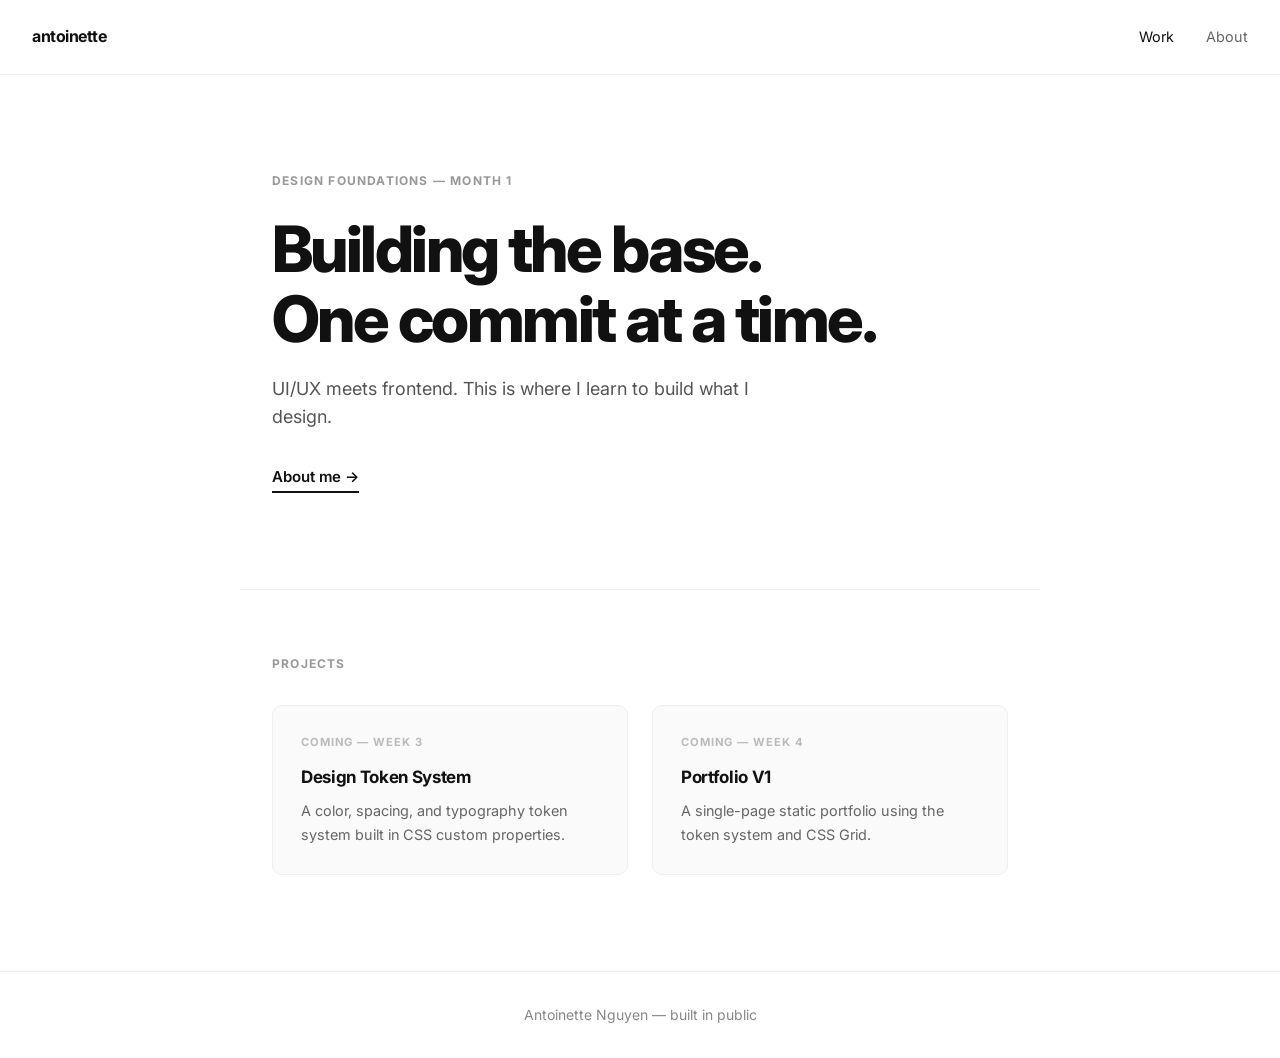
<file: index.html>
<!DOCTYPE html>
<html lang="en">
  <head>
    <meta charset="UTF-8" />
    <meta name="viewport" content="width=device-width, initial-scale=1.0" />
    <title>Design Foundations</title>
    <link rel="preconnect" href="https://fonts.googleapis.com" />
    <link rel="preconnect" href="https://fonts.gstatic.com" crossorigin />
    <link href="https://fonts.googleapis.com/css2?family=Inter:wght@400;500;600;700;800&display=swap" rel="stylesheet" />
    <link rel="stylesheet" href="style.css" />
  </head>
  <body>
    <header>
      <nav class="nav--flex">
        <a href="index.html" class="logo">antoinette</a>
        <ul class="nav-links">
          <li><a href="index.html" class="active">Work</a></li>
          <li><a href="about.html">About</a></li>
        </ul>
      </nav>
    </header>

    <main>
      <section class="hero">
        <p class="hero__label">Design Foundations — Month 1</p>
        <h1>Building the base.<br />One commit at a time.</h1>
        <p class="hero__sub">UI/UX meets frontend. This is where I learn to build what I design.</p>
        <a href="about.html" class="hero__cta">About me &rarr;</a>
      </section>

      <section class="projects">
        <h2>Projects</h2>
        <div class="project-grid">
          <!-- Projects will be added as they're built -->
          <div class="project-card project-card--placeholder">
            <div class="project-card__tag">Coming — Week 3</div>
            <h3>Design Token System</h3>
            <p>A color, spacing, and typography token system built in CSS custom properties.</p>
          </div>
          <div class="project-card project-card--placeholder">
            <div class="project-card__tag">Coming — Week 4</div>
            <h3>Portfolio V1</h3>
            <p>A single-page static portfolio using the token system and CSS Grid.</p>
          </div>
        </div>
      </section>
    </main>

    <footer>
      <p>Antoinette Nguyen &mdash; built in public</p>
    </footer>
  </body>
</html>
</file>
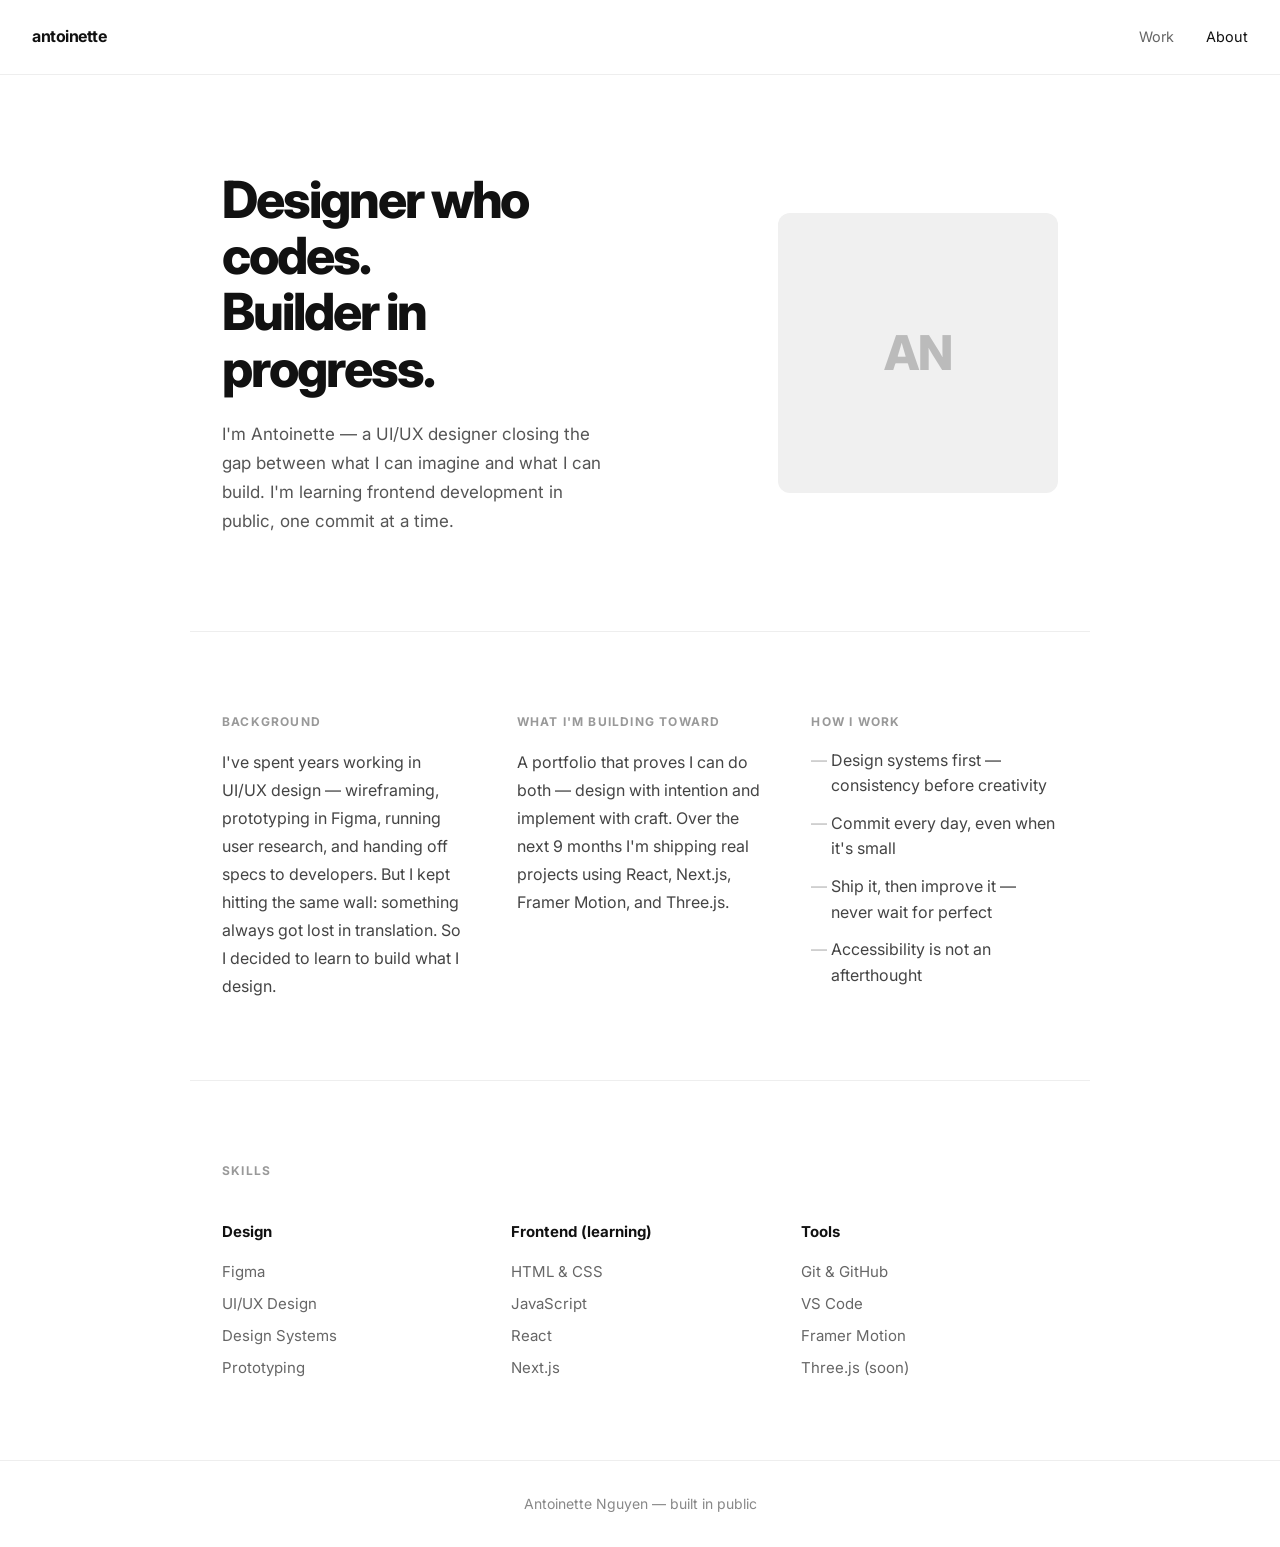
<file: about.html>
<!DOCTYPE html>
<html lang="en">
  <head>
    <meta charset="UTF-8" />
    <meta name="viewport" content="width=device-width, initial-scale=1.0" />
    <title>About — Antoinette Nguyen</title>
    <link rel="preconnect" href="https://fonts.googleapis.com" />
    <link rel="preconnect" href="https://fonts.gstatic.com" crossorigin />
    <link href="https://fonts.googleapis.com/css2?family=Inter:wght@400;500;600;700;800&display=swap" rel="stylesheet" />
    <link rel="stylesheet" href="style.css" />
    <link rel="stylesheet" href="about.css" />
  </head>
  <body>
    <header>
      <nav>
        <a href="index.html" class="logo">antoinette</a>
        <ul class="nav-links">
          <li><a href="index.html">Work</a></li>
          <li><a href="about.html" class="active">About</a></li>
        </ul>
      </nav>
    </header>

    <main>
      <!-- Hero -->
      <section class="about-hero">
        <div class="about-hero__text">
          <h1>Designer who codes.<br />Builder in progress.</h1>
          <p class="about-hero__sub">
            I'm Antoinette — a UI/UX designer closing the gap between
            what I can imagine and what I can build. I'm learning frontend
            development in public, one commit at a time.
          </p>
        </div>
        <div class="about-hero__image">
          <div class="image-placeholder" aria-hidden="true">AN</div>
        </div>
      </section>

      <!-- Divider -->
      <hr class="section-divider" />

      <!-- About body -->
      <section class="about-body">
        <div class="about-block">
          <h2>Background</h2>
          <p>
            I've spent years working in UI/UX design — wireframing, prototyping
            in Figma, running user research, and handing off specs to developers.
            But I kept hitting the same wall: something always got lost in translation.
            So I decided to learn to build what I design.
          </p>
        </div>

        <div class="about-block">
          <h2>What I'm building toward</h2>
          <p>
            A portfolio that proves I can do both — design with intention
            and implement with craft. Over the next 9 months I'm shipping
            real projects using React, Next.js, Framer Motion, and Three.js.
          </p>
        </div>

        <div class="about-block">
          <h2>How I work</h2>
          <ul class="about-list">
            <li>Design systems first — consistency before creativity</li>
            <li>Commit every day, even when it's small</li>
            <li>Ship it, then improve it — never wait for perfect</li>
            <li>Accessibility is not an afterthought</li>
          </ul>
        </div>
      </section>

      <!-- Divider -->
      <hr class="section-divider" />

      <!-- Skills -->
      <section class="about-skills">
        <h2>Skills</h2>
        <div class="skills-grid">
          <div class="skill-group">
            <h3>Design</h3>
            <ul>
              <li>Figma</li>
              <li>UI/UX Design</li>
              <li>Design Systems</li>
              <li>Prototyping</li>
            </ul>
          </div>
          <div class="skill-group">
            <h3>Frontend (learning)</h3>
            <ul>
              <li>HTML &amp; CSS</li>
              <li>JavaScript</li>
              <li>React</li>
              <li>Next.js</li>
            </ul>
          </div>
          <div class="skill-group">
            <h3>Tools</h3>
            <ul>
              <li>Git &amp; GitHub</li>
              <li>VS Code</li>
              <li>Framer Motion</li>
              <li>Three.js (soon)</li>
            </ul>
          </div>
        </div>
      </section>
    </main>

    <footer>
      <p>Antoinette Nguyen &mdash; built in public</p>
    </footer>
  </body>
</html>
</file>
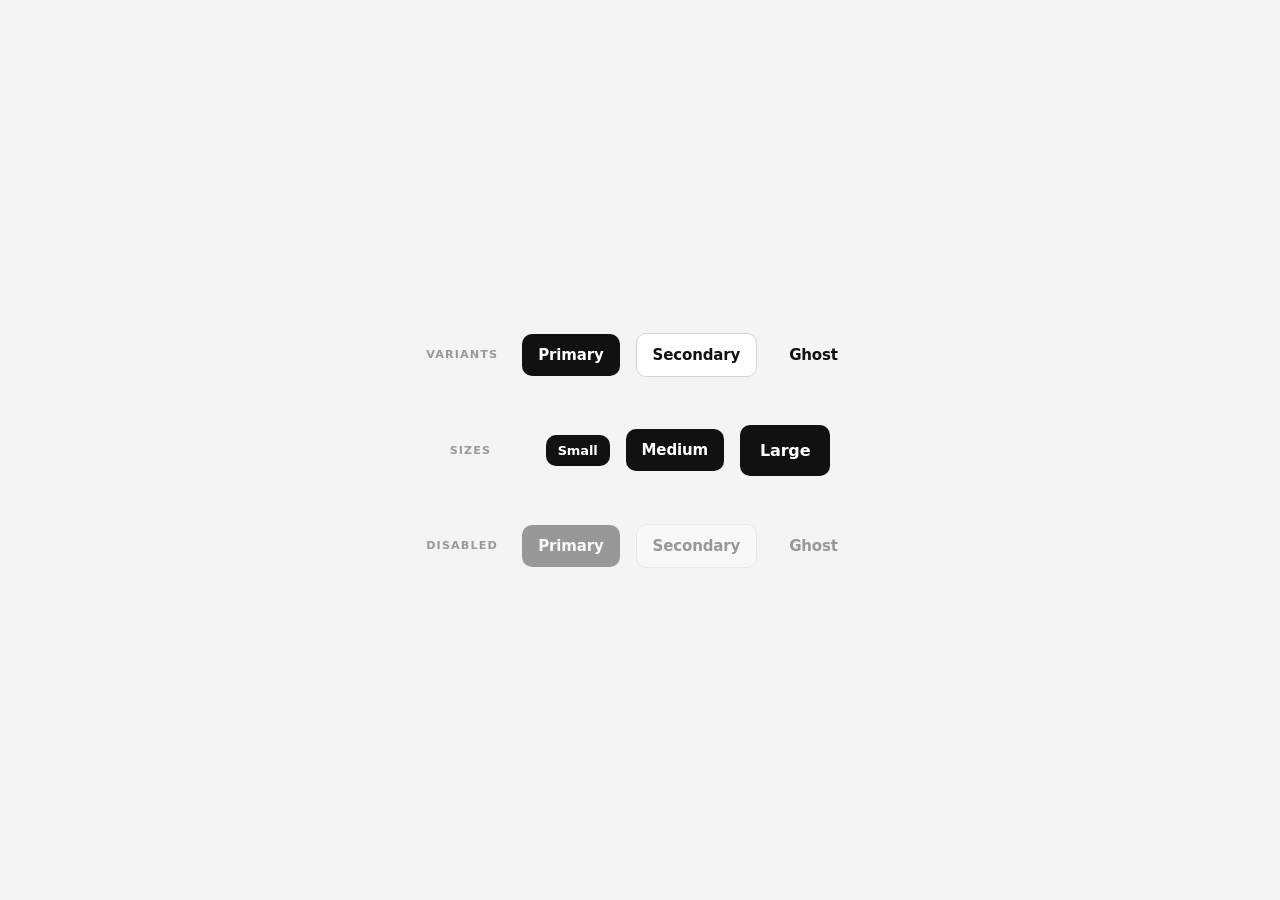
<file: components/button.html>
<!DOCTYPE html>
<html lang="en">
  <head>
    <meta charset="UTF-8" />
    <meta name="viewport" content="width=device-width, initial-scale=1.0" />
    <title>Component — Button</title>
    <style>
      :root {
        --color-text: #111;
        --color-bg: #fff;
        --color-border: #d4d4d4;
        --color-accent: #111;
        --color-accent-hover: #333;

        --radius-sm: 6px;
        --radius-md: 10px;

        --space-2: 8px;
        --space-3: 12px;
        --space-4: 16px;
        --space-5: 20px;

        --duration-fast: 150ms;
      }

      *, *::before, *::after { box-sizing: border-box; margin: 0; padding: 0; }

      body {
        font-family: 'Inter', system-ui, sans-serif;
        background: #f4f4f4;
        min-height: 100vh;
        display: flex;
        flex-direction: column;
        align-items: center;
        justify-content: center;
        gap: 3rem;
        padding: 2rem;
      }

      .group {
        display: flex;
        align-items: center;
        gap: 1rem;
        flex-wrap: wrap;
      }

      .label {
        font-size: 0.7rem;
        font-weight: 700;
        letter-spacing: 0.1em;
        text-transform: uppercase;
        color: #999;
        width: 80px;
        flex-shrink: 0;
      }

      /* ── Base button ── */
      .btn {
        display: inline-flex;
        align-items: center;
        justify-content: center;
        gap: var(--space-2);
        font-family: inherit;
        font-weight: 600;
        letter-spacing: -0.01em;
        border: none;
        border-radius: var(--radius-md);
        cursor: pointer;
        text-decoration: none;
        transition: background var(--duration-fast) ease,
                    color var(--duration-fast) ease,
                    box-shadow var(--duration-fast) ease,
                    opacity var(--duration-fast) ease;
        white-space: nowrap;
      }

      .btn:focus-visible {
        outline: 2px solid var(--color-accent);
        outline-offset: 3px;
      }

      /* ── Sizes ── */
      .btn--sm {
        font-size: 0.8125rem;
        padding: var(--space-2) var(--space-3);
      }

      .btn--md {
        font-size: 0.9375rem;
        padding: var(--space-3) var(--space-4);
      }

      .btn--lg {
        font-size: 1rem;
        padding: var(--space-4) var(--space-5);
      }

      /* ── Variants ── */
      .btn--primary {
        background: var(--color-accent);
        color: #fff;
      }

      .btn--primary:hover {
        background: var(--color-accent-hover);
      }

      .btn--secondary {
        background: var(--color-bg);
        color: var(--color-text);
        border: 1.5px solid var(--color-border);
      }

      .btn--secondary:hover {
        border-color: #aaa;
        background: #fafafa;
      }

      .btn--ghost {
        background: transparent;
        color: var(--color-text);
      }

      .btn--ghost:hover {
        background: rgba(0,0,0,0.05);
      }

      /* ── Disabled ── */
      .btn:disabled {
        opacity: 0.4;
        cursor: not-allowed;
        pointer-events: none;
      }
    </style>
  </head>
  <body>

    <!-- Variants -->
    <div class="group">
      <span class="label">Variants</span>
      <button class="btn btn--primary btn--md">Primary</button>
      <button class="btn btn--secondary btn--md">Secondary</button>
      <button class="btn btn--ghost btn--md">Ghost</button>
    </div>

    <!-- Sizes -->
    <div class="group">
      <span class="label">Sizes</span>
      <button class="btn btn--primary btn--sm">Small</button>
      <button class="btn btn--primary btn--md">Medium</button>
      <button class="btn btn--primary btn--lg">Large</button>
    </div>

    <!-- Disabled -->
    <div class="group">
      <span class="label">Disabled</span>
      <button class="btn btn--primary btn--md" disabled>Primary</button>
      <button class="btn btn--secondary btn--md" disabled>Secondary</button>
      <button class="btn btn--ghost btn--md" disabled>Ghost</button>
    </div>

  </body>
</html>
</file>
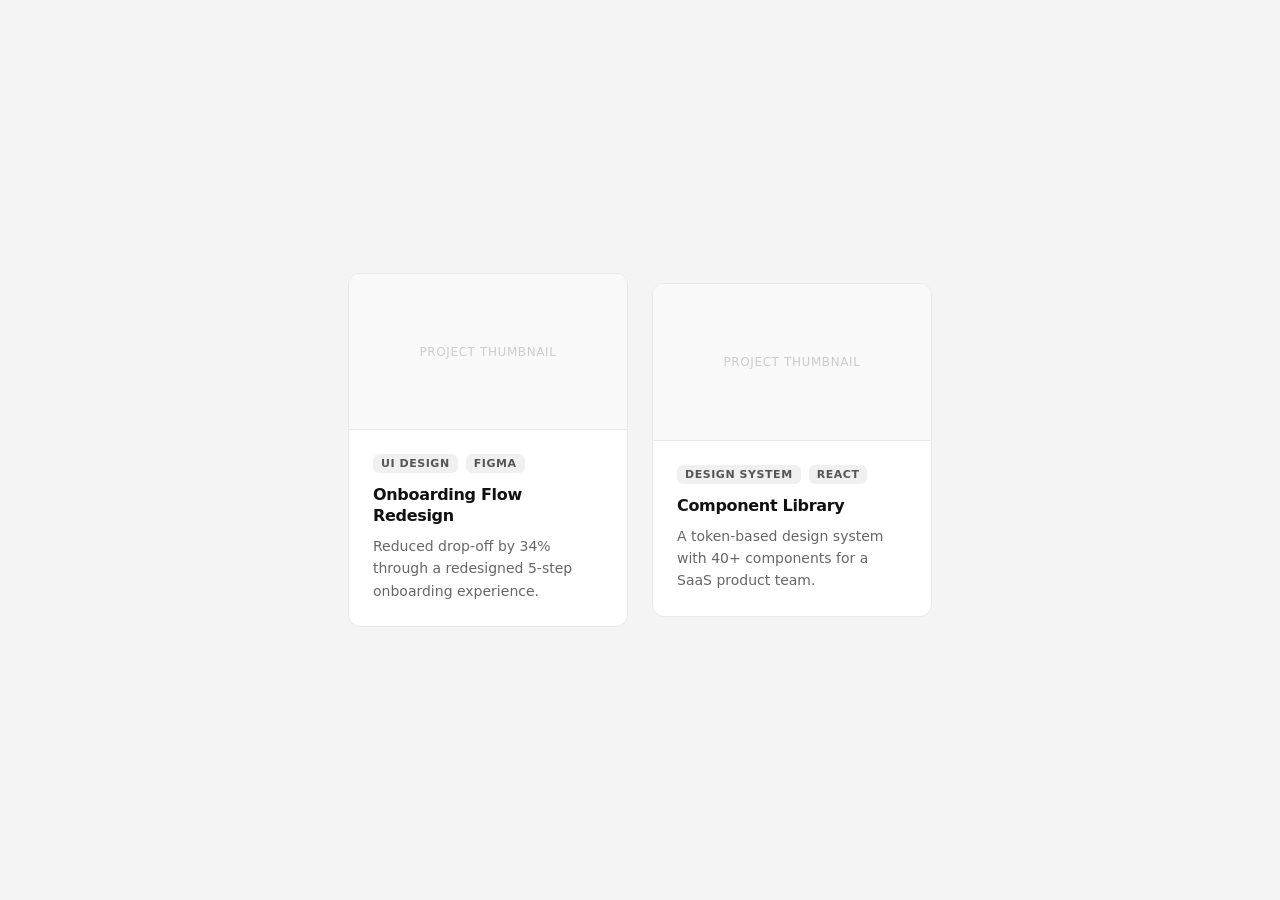
<file: components/card.html>
<!DOCTYPE html>
<html lang="en">
  <head>
    <meta charset="UTF-8" />
    <meta name="viewport" content="width=device-width, initial-scale=1.0" />
    <title>Component — Card</title>
    <style>
      /* ── Tokens ── */
      :root {
        --color-bg: #fff;
        --color-surface: #f9f9f9;
        --color-border: #e8e8e8;
        --color-text: #111;
        --color-text-muted: #666;
        --color-tag-bg: #f0f0f0;
        --color-tag-text: #555;
        --color-accent: #111;

        --radius-sm: 6px;
        --radius-md: 12px;

        --space-1: 4px;
        --space-2: 8px;
        --space-3: 12px;
        --space-4: 16px;
        --space-6: 24px;

        --shadow-md: 0 8px 24px rgba(0,0,0,0.08);

        --duration-base: 250ms;
      }

      *, *::before, *::after { box-sizing: border-box; margin: 0; padding: 0; }

      body {
        font-family: 'Inter', system-ui, sans-serif;
        background: #f4f4f4;
        display: flex;
        align-items: center;
        justify-content: center;
        min-height: 100vh;
        padding: 2rem;
        gap: 1.5rem;
        flex-wrap: wrap;
      }

      /* ── Card ── */
      .card {
        background: var(--color-bg);
        border: 1px solid var(--color-border);
        border-radius: var(--radius-md);
        overflow: hidden;
        width: 280px;
        transition: transform var(--duration-base) ease,
                    box-shadow var(--duration-base) ease;
        cursor: pointer;
      }

      .card:hover {
        transform: translateY(-4px);
        box-shadow: var(--shadow-md);
      }

      .card__thumbnail {
        width: 100%;
        aspect-ratio: 16 / 9;
        background: var(--color-surface);
        display: flex;
        align-items: center;
        justify-content: center;
        font-size: 0.75rem;
        color: #ccc;
        letter-spacing: 0.05em;
        text-transform: uppercase;
        border-bottom: 1px solid var(--color-border);
      }

      .card__body {
        padding: var(--space-6);
      }

      .card__tags {
        display: flex;
        gap: var(--space-2);
        flex-wrap: wrap;
        margin-bottom: var(--space-3);
      }

      .card__tag {
        font-size: 0.6875rem;
        font-weight: 600;
        letter-spacing: 0.05em;
        text-transform: uppercase;
        background: var(--color-tag-bg);
        color: var(--color-tag-text);
        padding: 3px var(--space-2);
        border-radius: var(--radius-sm);
      }

      .card__title {
        font-size: 1rem;
        font-weight: 700;
        letter-spacing: -0.02em;
        color: var(--color-text);
        margin-bottom: var(--space-2);
        line-height: 1.3;
      }

      .card__desc {
        font-size: 0.875rem;
        color: var(--color-text-muted);
        line-height: 1.6;
      }
    </style>
  </head>
  <body>

    <article class="card">
      <div class="card__thumbnail">Project thumbnail</div>
      <div class="card__body">
        <div class="card__tags">
          <span class="card__tag">UI Design</span>
          <span class="card__tag">Figma</span>
        </div>
        <h3 class="card__title">Onboarding Flow Redesign</h3>
        <p class="card__desc">Reduced drop-off by 34% through a redesigned 5-step onboarding experience.</p>
      </div>
    </article>

    <article class="card">
      <div class="card__thumbnail">Project thumbnail</div>
      <div class="card__body">
        <div class="card__tags">
          <span class="card__tag">Design System</span>
          <span class="card__tag">React</span>
        </div>
        <h3 class="card__title">Component Library</h3>
        <p class="card__desc">A token-based design system with 40+ components for a SaaS product team.</p>
      </div>
    </article>

  </body>
</html>
</file>
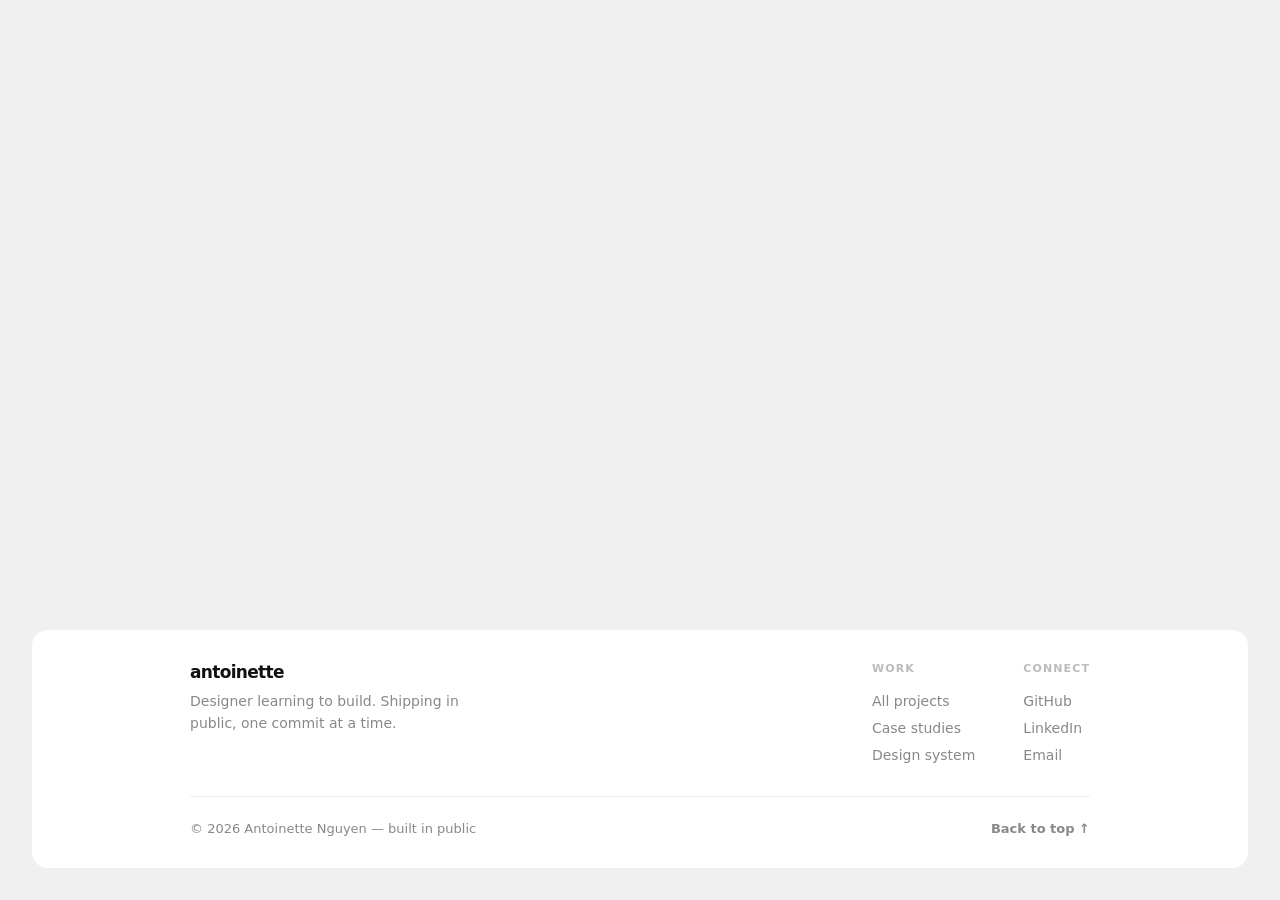
<file: components/footer.html>
<!DOCTYPE html>
<html lang="en">
  <head>
    <meta charset="UTF-8" />
    <meta name="viewport" content="width=device-width, initial-scale=1.0" />
    <title>Component — Footer</title>
    <style>
      :root {
        --color-bg: #fff;
        --color-text: #111;
        --color-text-muted: #888;
        --color-border: #eee;
        --color-link-hover: #111;

        --space-2: 8px;
        --space-4: 16px;
        --space-6: 24px;
        --space-8: 32px;

        --duration-fast: 150ms;
      }

      *, *::before, *::after { box-sizing: border-box; margin: 0; padding: 0; }

      body {
        font-family: 'Inter', system-ui, sans-serif;
        background: #f0f0f0;
        padding: 2rem;
        display: flex;
        flex-direction: column;
        justify-content: flex-end;
        min-height: 100vh;
      }

      /* ── Footer ── */
      .footer {
        background: var(--color-bg);
        border-top: 1px solid var(--color-border);
        border-radius: 16px;
        padding: var(--space-8) 3rem;
      }

      .footer__inner {
        max-width: 900px;
        margin: 0 auto;
      }

      .footer__top {
        display: grid;
        grid-template-columns: 1fr auto;
        gap: 3rem;
        padding-bottom: var(--space-8);
        border-bottom: 1px solid var(--color-border);
        margin-bottom: var(--space-6);
      }

      /* Brand */
      .footer__brand-name {
        font-size: 1.0625rem;
        font-weight: 800;
        letter-spacing: -0.04em;
        color: var(--color-text);
        margin-bottom: var(--space-2);
      }

      .footer__brand-tagline {
        font-size: 0.875rem;
        color: var(--color-text-muted);
        line-height: 1.6;
        max-width: 32ch;
      }

      /* Nav groups */
      .footer__nav {
        display: flex;
        gap: 3rem;
      }

      .footer__nav-group h4 {
        font-size: 0.6875rem;
        font-weight: 700;
        letter-spacing: 0.1em;
        text-transform: uppercase;
        color: #bbb;
        margin-bottom: var(--space-4);
      }

      .footer__nav-group ul {
        list-style: none;
        display: flex;
        flex-direction: column;
        gap: var(--space-2);
      }

      .footer__nav-group a {
        font-size: 0.875rem;
        color: var(--color-text-muted);
        text-decoration: none;
        transition: color var(--duration-fast);
      }

      .footer__nav-group a:hover {
        color: var(--color-link-hover);
      }

      /* Bottom bar */
      .footer__bottom {
        display: flex;
        align-items: center;
        justify-content: space-between;
        gap: 1rem;
        flex-wrap: wrap;
      }

      .footer__copy {
        font-size: 0.8125rem;
        color: var(--color-text-muted);
      }

      .footer__back-top {
        font-size: 0.8125rem;
        font-weight: 600;
        color: var(--color-text-muted);
        text-decoration: none;
        display: inline-flex;
        align-items: center;
        gap: var(--space-2);
        transition: color var(--duration-fast);
      }

      .footer__back-top:hover { color: var(--color-text); }

      @media (max-width: 600px) {
        .footer__top {
          grid-template-columns: 1fr;
        }

        .footer__nav {
          gap: 2rem;
          flex-wrap: wrap;
        }
      }
    </style>
  </head>
  <body>

    <footer class="footer">
      <div class="footer__inner">

        <div class="footer__top">
          <div class="footer__brand">
            <p class="footer__brand-name">antoinette</p>
            <p class="footer__brand-tagline">Designer learning to build. Shipping in public, one commit at a time.</p>
          </div>

          <nav class="footer__nav" aria-label="Footer navigation">
            <div class="footer__nav-group">
              <h4>Work</h4>
              <ul>
                <li><a href="#">All projects</a></li>
                <li><a href="#">Case studies</a></li>
                <li><a href="#">Design system</a></li>
              </ul>
            </div>
            <div class="footer__nav-group">
              <h4>Connect</h4>
              <ul>
                <li><a href="#">GitHub</a></li>
                <li><a href="#">LinkedIn</a></li>
                <li><a href="#">Email</a></li>
              </ul>
            </div>
          </nav>
        </div>

        <div class="footer__bottom">
          <p class="footer__copy">&copy; 2026 Antoinette Nguyen &mdash; built in public</p>
          <a href="#" class="footer__back-top">Back to top &uarr;</a>
        </div>

      </div>
    </footer>

  </body>
</html>
</file>
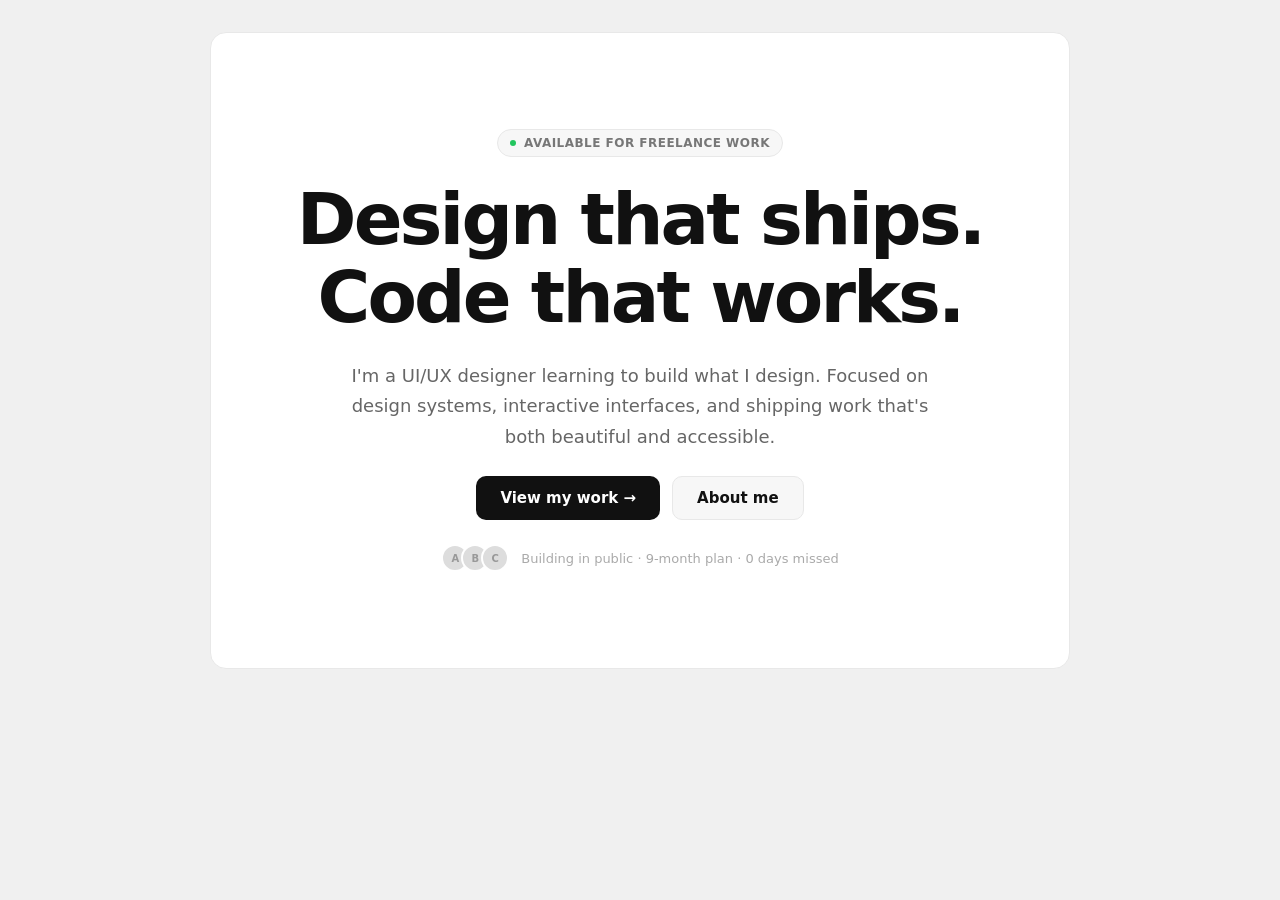
<file: components/hero.html>
<!DOCTYPE html>
<html lang="en">
  <head>
    <meta charset="UTF-8" />
    <meta name="viewport" content="width=device-width, initial-scale=1.0" />
    <title>Component — Hero Section</title>
    <style>
      :root {
        --color-bg: #fff;
        --color-text: #111;
        --color-text-muted: #666;
        --color-border: #e8e8e8;
        --color-accent: #111;
        --color-surface: #f7f7f7;

        --radius-md: 10px;
        --radius-full: 999px;

        --space-2: 8px;
        --space-3: 12px;
        --space-4: 16px;
        --space-6: 24px;

        --duration-fast: 150ms;
      }

      *, *::before, *::after { box-sizing: border-box; margin: 0; padding: 0; }

      body {
        font-family: 'Inter', system-ui, sans-serif;
        background: #f0f0f0;
        padding: 2rem;
      }

      /* ── Hero ── */
      .hero {
        background: var(--color-bg);
        border-radius: 16px;
        border: 1px solid var(--color-border);
        padding: 6rem 4rem;
        max-width: 860px;
        margin: 0 auto;
        text-align: center;
        display: flex;
        flex-direction: column;
        align-items: center;
        gap: var(--space-6);
      }

      /* Badge */
      .hero__badge {
        display: inline-flex;
        align-items: center;
        gap: var(--space-2);
        font-size: 0.75rem;
        font-weight: 600;
        letter-spacing: 0.04em;
        text-transform: uppercase;
        color: #777;
        background: var(--color-surface);
        border: 1px solid var(--color-border);
        padding: 6px var(--space-3);
        border-radius: var(--radius-full);
      }

      .hero__badge::before {
        content: '';
        display: block;
        width: 6px;
        height: 6px;
        background: #22c55e;
        border-radius: 50%;
      }

      /* Headline */
      .hero__title {
        font-size: clamp(2.25rem, 6vw, 4.5rem);
        font-weight: 800;
        letter-spacing: -0.04em;
        line-height: 1.08;
        color: var(--color-text);
        max-width: 16ch;
      }

      /* Sub */
      .hero__sub {
        font-size: clamp(1rem, 2vw, 1.125rem);
        color: var(--color-text-muted);
        line-height: 1.7;
        max-width: 52ch;
      }

      /* CTAs */
      .hero__actions {
        display: flex;
        gap: var(--space-3);
        flex-wrap: wrap;
        justify-content: center;
      }

      .btn {
        display: inline-flex;
        align-items: center;
        gap: var(--space-2);
        font-family: inherit;
        font-size: 0.9375rem;
        font-weight: 600;
        padding: var(--space-3) var(--space-6);
        border-radius: var(--radius-md);
        border: none;
        cursor: pointer;
        text-decoration: none;
        transition: opacity var(--duration-fast), background var(--duration-fast);
      }

      .btn--primary {
        background: var(--color-accent);
        color: #fff;
      }

      .btn--primary:hover { opacity: 0.75; }

      .btn--secondary {
        background: var(--color-surface);
        color: var(--color-text);
        border: 1px solid var(--color-border);
      }

      .btn--secondary:hover { background: #efefef; }

      /* Social proof strip */
      .hero__proof {
        display: flex;
        align-items: center;
        gap: var(--space-3);
        font-size: 0.8125rem;
        color: #aaa;
      }

      .hero__proof-avatars {
        display: flex;
      }

      .hero__proof-avatars span {
        width: 28px;
        height: 28px;
        border-radius: 50%;
        background: #ddd;
        border: 2px solid #fff;
        display: block;
        margin-left: -8px;
        font-size: 0.625rem;
        display: flex;
        align-items: center;
        justify-content: center;
        color: #999;
        font-weight: 700;
      }

      .hero__proof-avatars span:first-child { margin-left: 0; }

      @media (max-width: 600px) {
        .hero { padding: 3.5rem 1.5rem; }
      }
    </style>
  </head>
  <body>

    <section class="hero">
      <div class="hero__badge">Available for freelance work</div>

      <h1 class="hero__title">Design that ships. Code that works.</h1>

      <p class="hero__sub">
        I'm a UI/UX designer learning to build what I design.
        Focused on design systems, interactive interfaces, and
        shipping work that's both beautiful and accessible.
      </p>

      <div class="hero__actions">
        <a href="#" class="btn btn--primary">View my work &rarr;</a>
        <a href="#" class="btn btn--secondary">About me</a>
      </div>

      <div class="hero__proof">
        <div class="hero__proof-avatars">
          <span>A</span><span>B</span><span>C</span>
        </div>
        Building in public · 9-month plan · 0 days missed
      </div>
    </section>

  </body>
</html>
</file>
<file: style.css>
/* ================================
   DESIGN FOUNDATIONS — style.css
   ================================ */

/* Reset */
*, *::before, *::after {
  box-sizing: border-box;
  margin: 0;
  padding: 0;
}

/* Base */
body {
  font-family: 'Inter', system-ui, sans-serif;
  line-height: 1.6;
  color: #111;
  background: #fff;
}

/* Nav */
nav {
  padding: 1.5rem 2rem;
  border-bottom: 1px solid #eee;
}

.nav--flex {
  display: flex;
  align-items: center;
  justify-content: space-between;
}

.logo {
  font-weight: 700;
  letter-spacing: -0.03em;
  text-decoration: none;
  color: inherit;
}

.nav-links {
  list-style: none;
  display: flex;
  gap: 2rem;
}

.nav-links a {
  font-size: 0.9rem;
  color: #666;
  text-decoration: none;
  transition: color 0.2s;
}

.nav-links a:hover,
.nav-links a.active {
  color: #111;
}

/* Hero */
.hero {
  padding: 6rem 2rem;
  max-width: 800px;
  margin: 0 auto;
}

.hero__label {
  font-size: 0.75rem;
  font-weight: 700;
  letter-spacing: 0.1em;
  text-transform: uppercase;
  color: #999;
  margin-bottom: 1.5rem;
}

.hero h1 {
  font-size: clamp(2.25rem, 5vw, 4rem);
  font-weight: 800;
  letter-spacing: -0.04em;
  line-height: 1.1;
  margin-bottom: 1.25rem;
}

.hero__sub {
  font-size: 1.125rem;
  color: #555;
  max-width: 48ch;
  margin-bottom: 2rem;
}

.hero__cta {
  display: inline-block;
  font-size: 0.9375rem;
  font-weight: 600;
  color: #111;
  text-decoration: none;
  border-bottom: 2px solid #111;
  padding-bottom: 2px;
  transition: opacity 0.2s;
}

.hero__cta:hover {
  opacity: 0.5;
}

/* Projects section */
.projects {
  padding: 4rem 2rem 6rem;
  max-width: 800px;
  margin: 0 auto;
  border-top: 1px solid #eee;
}

.projects h2 {
  font-size: 0.75rem;
  font-weight: 700;
  letter-spacing: 0.1em;
  text-transform: uppercase;
  color: #999;
  margin-bottom: 2rem;
}

.project-grid {
  display: grid;
  grid-template-columns: repeat(auto-fit, minmax(280px, 1fr));
  gap: 1.5rem;
}

/* Project card */
.project-card {
  border: 1px solid #eee;
  border-radius: 10px;
  padding: 1.75rem;
}

.project-card--placeholder {
  background: #fafafa;
}

.project-card__tag {
  font-size: 0.7rem;
  font-weight: 700;
  letter-spacing: 0.08em;
  text-transform: uppercase;
  color: #bbb;
  margin-bottom: 0.75rem;
}

.project-card h3 {
  font-size: 1.0625rem;
  font-weight: 700;
  letter-spacing: -0.02em;
  margin-bottom: 0.5rem;
}

.project-card p {
  font-size: 0.9rem;
  color: #666;
  line-height: 1.6;
}

/* Footer */
footer {
  padding: 2rem;
  text-align: center;
  font-size: 0.875rem;
  color: #888;
  border-top: 1px solid #eee;
}

/* Focus styles (accessibility) */
:focus-visible {
  outline: 2px solid #111;
  outline-offset: 3px;
  border-radius: 2px;
}

/* Project card hover */
.project-card {
  transition: transform 0.2s ease, box-shadow 0.2s ease;
}

.project-card:hover {
  transform: translateY(-3px);
  box-shadow: 0 8px 24px rgba(0, 0, 0, 0.07);
}

/* Responsive */
@media (max-width: 480px) {
  .hero {
    padding: 3.5rem 1.5rem;
  }
}
</file>
<file: about.css>
/* ================================
   ABOUT PAGE — about.css
   ================================ */

/* Nav update — logo as link */
nav {
  display: flex;
  align-items: center;
  justify-content: space-between;
}

nav a {
  text-decoration: none;
  color: inherit;
}

.nav-links {
  list-style: none;
  display: flex;
  gap: 2rem;
}

.nav-links a {
  font-size: 0.9rem;
  color: #666;
  transition: color 0.2s;
}

.nav-links a:hover,
.nav-links a.active {
  color: #111;
}

/* Hero */
.about-hero {
  display: grid;
  grid-template-columns: 1fr 1fr;
  gap: 4rem;
  align-items: center;
  padding: 6rem 2rem;
  max-width: 900px;
  margin: 0 auto;
}

.about-hero h1 {
  font-size: clamp(2rem, 4vw, 3.25rem);
  font-weight: 800;
  letter-spacing: -0.04em;
  line-height: 1.1;
  margin-bottom: 1.5rem;
}

.about-hero__sub {
  font-size: 1.0625rem;
  color: #555;
  line-height: 1.7;
  max-width: 42ch;
}

/* Avatar placeholder */
.image-placeholder {
  width: 100%;
  aspect-ratio: 1;
  max-width: 280px;
  background: #f0f0f0;
  border-radius: 12px;
  display: flex;
  align-items: center;
  justify-content: center;
  font-size: 3rem;
  font-weight: 800;
  color: #bbb;
  letter-spacing: -0.03em;
  margin-left: auto;
}

/* Divider */
.section-divider {
  border: none;
  border-top: 1px solid #eee;
  max-width: 900px;
  margin: 0 auto;
}

/* About body */
.about-body {
  display: grid;
  grid-template-columns: repeat(auto-fit, minmax(240px, 1fr));
  gap: 3rem;
  padding: 5rem 2rem;
  max-width: 900px;
  margin: 0 auto;
}

.about-block h2 {
  font-size: 0.75rem;
  font-weight: 700;
  letter-spacing: 0.1em;
  text-transform: uppercase;
  color: #999;
  margin-bottom: 1rem;
}

.about-block p {
  font-size: 1rem;
  color: #444;
  line-height: 1.75;
}

.about-list {
  list-style: none;
  display: flex;
  flex-direction: column;
  gap: 0.75rem;
}

.about-list li {
  font-size: 1rem;
  color: #444;
  padding-left: 1.25rem;
  position: relative;
}

.about-list li::before {
  content: "—";
  position: absolute;
  left: 0;
  color: #bbb;
}

/* Skills */
.about-skills {
  padding: 5rem 2rem;
  max-width: 900px;
  margin: 0 auto;
}

.about-skills > h2 {
  font-size: 0.75rem;
  font-weight: 700;
  letter-spacing: 0.1em;
  text-transform: uppercase;
  color: #999;
  margin-bottom: 2.5rem;
}

.skills-grid {
  display: grid;
  grid-template-columns: repeat(3, 1fr);
  gap: 2rem;
}

.skill-group h3 {
  font-size: 0.9375rem;
  font-weight: 700;
  margin-bottom: 1rem;
  color: #111;
}

.skill-group ul {
  list-style: none;
  display: flex;
  flex-direction: column;
  gap: 0.5rem;
}

.skill-group li {
  font-size: 0.9375rem;
  color: #666;
}

/* Responsive */
@media (max-width: 640px) {
  .about-hero {
    grid-template-columns: 1fr;
    padding: 3rem 1.5rem;
    gap: 2rem;
  }

  .about-hero__image {
    order: -1;
  }

  .image-placeholder {
    max-width: 120px;
    margin: 0;
    font-size: 1.75rem;
  }

  .skills-grid {
    grid-template-columns: 1fr 1fr;
  }
}
</file>
